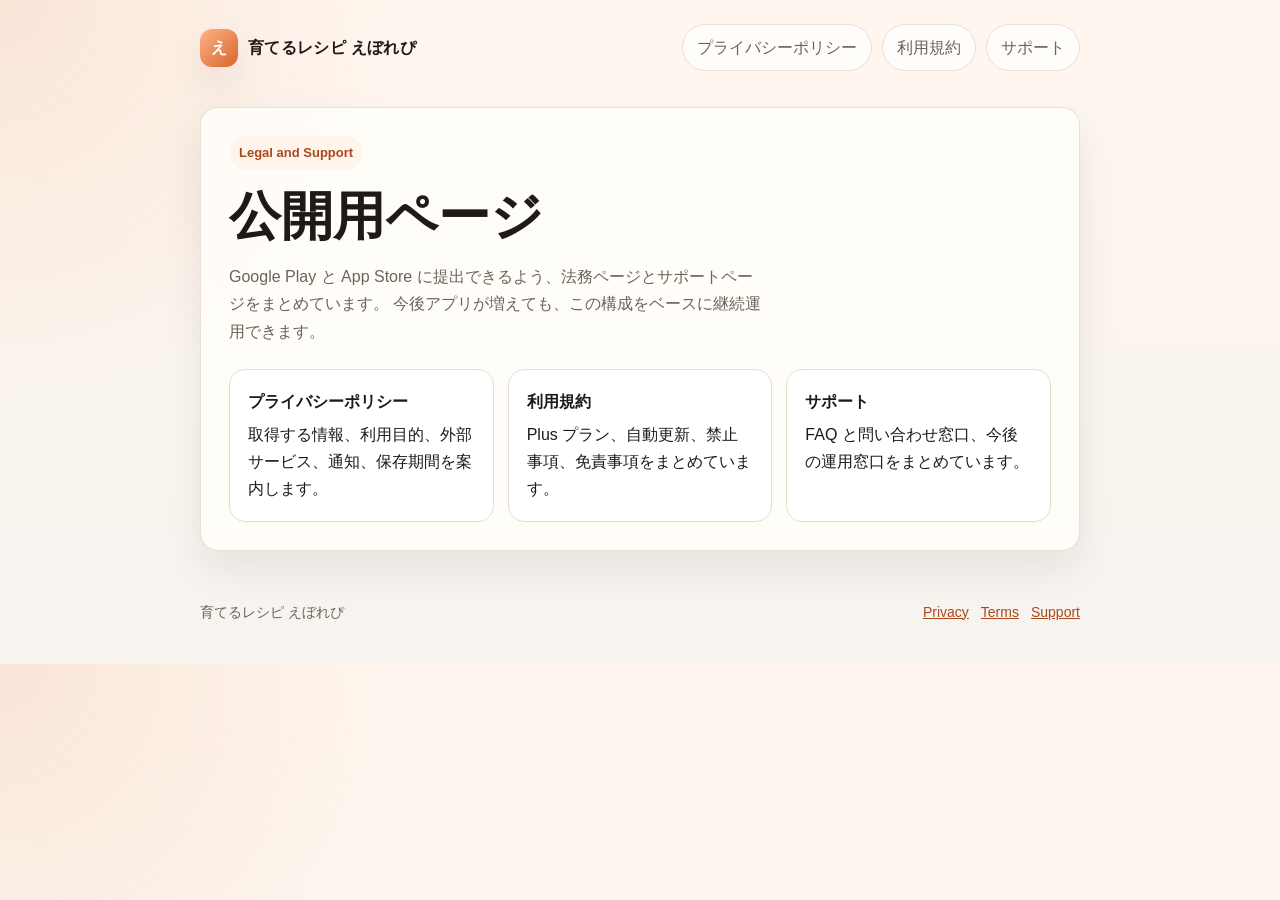
<file: index.html>
<!doctype html>
<html lang="ja">
  <head>
    <meta charset="utf-8" />
    <meta name="viewport" content="width=device-width, initial-scale=1" />
    <title>育てるレシピ えぼれぴ | Legal</title>
    <meta
      name="description"
      content="育てるレシピ えぼれぴ のプライバシーポリシー、利用規約、サポート情報です。"
    />
    <link rel="stylesheet" href="./styles.css" />
  </head>
  <body>
    <header class="site-header">
      <div class="shell topbar">
        <a class="brand" href="./">
          <span class="brand-mark">
            <span class="brand-badge">え</span>
            <span>育てるレシピ えぼれぴ</span>
          </span>
        </a>
        <nav class="site-nav" aria-label="主要ページ">
          <a href="./privacy/">プライバシーポリシー</a>
          <a href="./terms/">利用規約</a>
          <a href="./support/">サポート</a>
        </nav>
      </div>
    </header>

    <main>
      <section class="hero">
        <div class="shell hero-card">
          <span class="eyebrow">Legal and Support</span>
          <h1>公開用ページ</h1>
          <p>
            Google Play と App Store に提出できるよう、法務ページとサポートページをまとめています。
            今後アプリが増えても、この構成をベースに継続運用できます。
          </p>
          <div class="quick-links">
            <a href="./privacy/">
              <strong>プライバシーポリシー</strong>
              取得する情報、利用目的、外部サービス、通知、保存期間を案内します。
            </a>
            <a href="./terms/">
              <strong>利用規約</strong>
              Plus プラン、自動更新、禁止事項、免責事項をまとめています。
            </a>
            <a href="./support/">
              <strong>サポート</strong>
              FAQ と問い合わせ窓口、今後の運用窓口をまとめています。
            </a>
          </div>
        </div>
      </section>
    </main>

    <footer class="footer">
      <div class="shell footer-inner">
        <div>育てるレシピ えぼれぴ</div>
        <nav class="footer-nav" aria-label="フッター">
          <a href="./privacy/">Privacy</a>
          <a href="./terms/">Terms</a>
          <a href="./support/">Support</a>
        </nav>
      </div>
    </footer>
  </body>
</html>
</file>
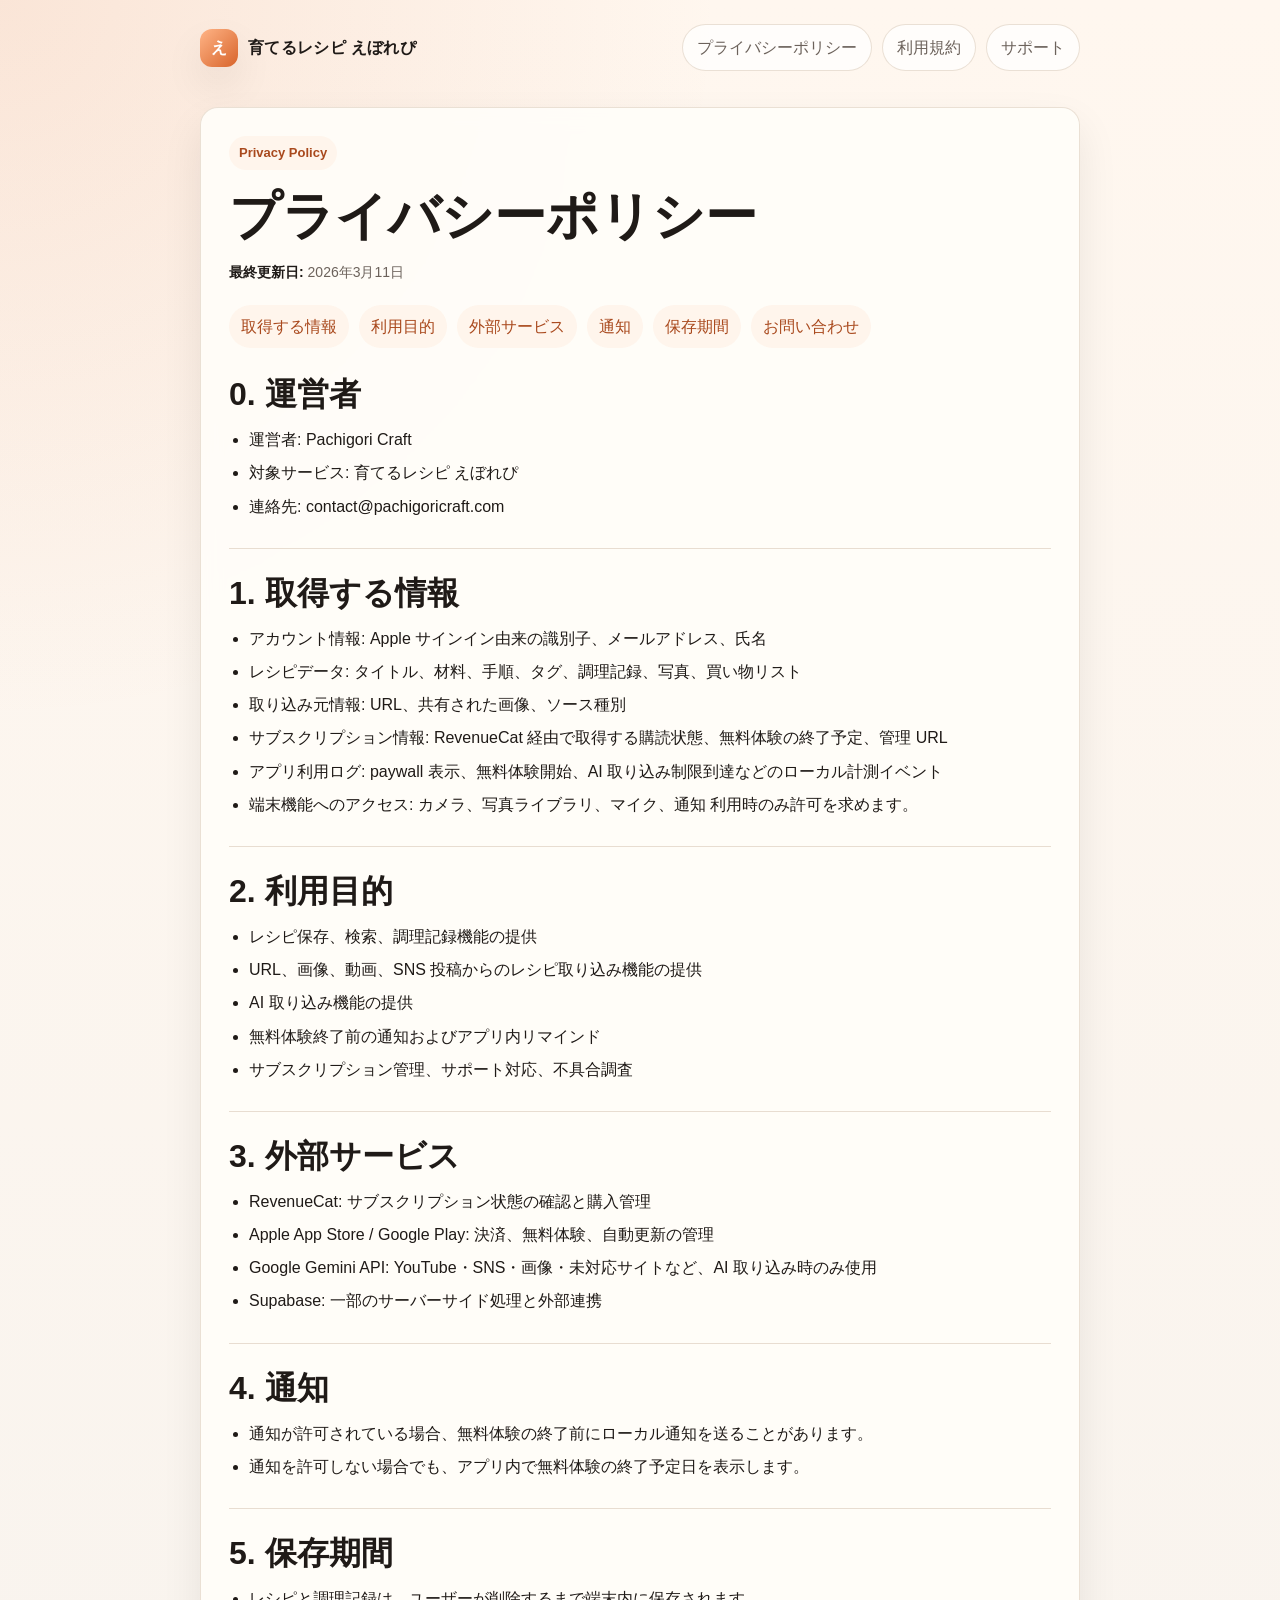
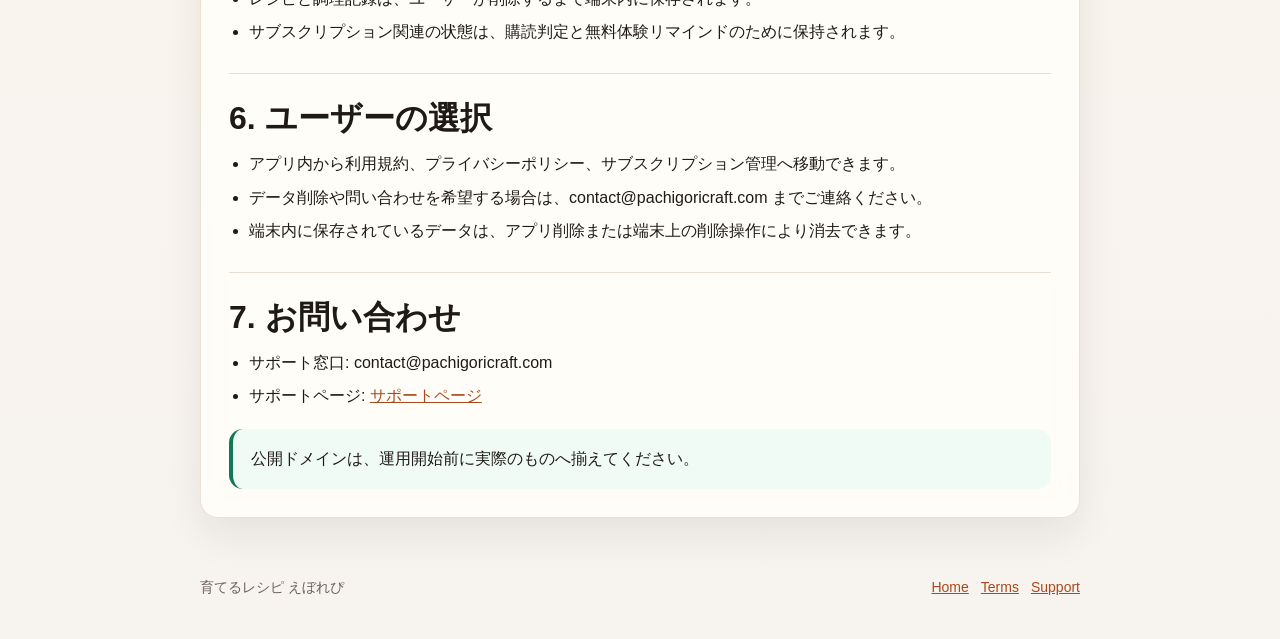
<file: privacy/index.html>
<!doctype html>
<html lang="ja">
  <head>
    <meta charset="utf-8" />
    <meta name="viewport" content="width=device-width, initial-scale=1" />
    <title>プライバシーポリシー | 育てるレシピ えぼれぴ</title>
    <meta
      name="description"
      content="育てるレシピ えぼれぴ のプライバシーポリシーです。"
    />
    <link rel="stylesheet" href="../styles.css" />
  </head>
  <body>
    <header class="site-header">
      <div class="shell topbar">
        <a class="brand" href="../">
          <span class="brand-mark">
            <span class="brand-badge">え</span>
            <span>育てるレシピ えぼれぴ</span>
          </span>
        </a>
        <nav class="site-nav" aria-label="主要ページ">
          <a href="../privacy/">プライバシーポリシー</a>
          <a href="../terms/">利用規約</a>
          <a href="../support/">サポート</a>
        </nav>
      </div>
    </header>

    <main class="section">
      <div class="shell content-card">
        <span class="eyebrow">Privacy Policy</span>
        <h1>プライバシーポリシー</h1>
        <div class="meta">
          <strong>最終更新日:</strong> 2026年3月11日
        </div>

        <div class="toc">
          <a href="#info">取得する情報</a>
          <a href="#purpose">利用目的</a>
          <a href="#services">外部サービス</a>
          <a href="#notifications">通知</a>
          <a href="#retention">保存期間</a>
          <a href="#contact">お問い合わせ</a>
        </div>

        <article class="article">
          <section>
            <h2>0. 運営者</h2>
            <ul>
              <li>運営者: Pachigori Craft</li>
              <li>対象サービス: 育てるレシピ えぼれぴ</li>
              <li>連絡先: contact@pachigoricraft.com</li>
            </ul>
          </section>

          <section id="info">
            <h2>1. 取得する情報</h2>
            <ul>
              <li>アカウント情報: Apple サインイン由来の識別子、メールアドレス、氏名</li>
              <li>レシピデータ: タイトル、材料、手順、タグ、調理記録、写真、買い物リスト</li>
              <li>取り込み元情報: URL、共有された画像、ソース種別</li>
              <li>サブスクリプション情報: RevenueCat 経由で取得する購読状態、無料体験の終了予定、管理 URL</li>
              <li>アプリ利用ログ: paywall 表示、無料体験開始、AI 取り込み制限到達などのローカル計測イベント</li>
              <li>端末機能へのアクセス: カメラ、写真ライブラリ、マイク、通知
                利用時のみ許可を求めます。</li>
            </ul>
          </section>

          <section id="purpose">
            <h2>2. 利用目的</h2>
            <ul>
              <li>レシピ保存、検索、調理記録機能の提供</li>
              <li>URL、画像、動画、SNS 投稿からのレシピ取り込み機能の提供</li>
              <li>AI 取り込み機能の提供</li>
              <li>無料体験終了前の通知およびアプリ内リマインド</li>
              <li>サブスクリプション管理、サポート対応、不具合調査</li>
            </ul>
          </section>

          <section id="services">
            <h2>3. 外部サービス</h2>
            <ul>
              <li>RevenueCat: サブスクリプション状態の確認と購入管理</li>
              <li>Apple App Store / Google Play: 決済、無料体験、自動更新の管理</li>
              <li>Google Gemini API: YouTube・SNS・画像・未対応サイトなど、AI 取り込み時のみ使用</li>
              <li>Supabase: 一部のサーバーサイド処理と外部連携</li>
            </ul>
          </section>

          <section id="notifications">
            <h2>4. 通知</h2>
            <ul>
              <li>通知が許可されている場合、無料体験の終了前にローカル通知を送ることがあります。</li>
              <li>通知を許可しない場合でも、アプリ内で無料体験の終了予定日を表示します。</li>
            </ul>
          </section>

          <section id="retention">
            <h2>5. 保存期間</h2>
            <ul>
              <li>レシピと調理記録は、ユーザーが削除するまで端末内に保存されます。</li>
              <li>サブスクリプション関連の状態は、購読判定と無料体験リマインドのために保持されます。</li>
            </ul>
          </section>

          <section>
            <h2>6. ユーザーの選択</h2>
            <ul>
              <li>アプリ内から利用規約、プライバシーポリシー、サブスクリプション管理へ移動できます。</li>
              <li>データ削除や問い合わせを希望する場合は、contact@pachigoricraft.com までご連絡ください。</li>
              <li>端末内に保存されているデータは、アプリ削除または端末上の削除操作により消去できます。</li>
            </ul>
          </section>

          <section id="contact">
            <h2>7. お問い合わせ</h2>
            <ul>
              <li>サポート窓口: contact@pachigoricraft.com</li>
              <li>サポートページ: <a href="../support/">サポートページ</a></li>
            </ul>
            <div class="callout">
              公開ドメインは、運用開始前に実際のものへ揃えてください。
            </div>
          </section>
        </article>
      </div>
    </main>

    <footer class="footer">
      <div class="shell footer-inner">
        <div>育てるレシピ えぼれぴ</div>
        <nav class="footer-nav" aria-label="フッター">
          <a href="../">Home</a>
          <a href="../terms/">Terms</a>
          <a href="../support/">Support</a>
        </nav>
      </div>
    </footer>
  </body>
</html>
</file>
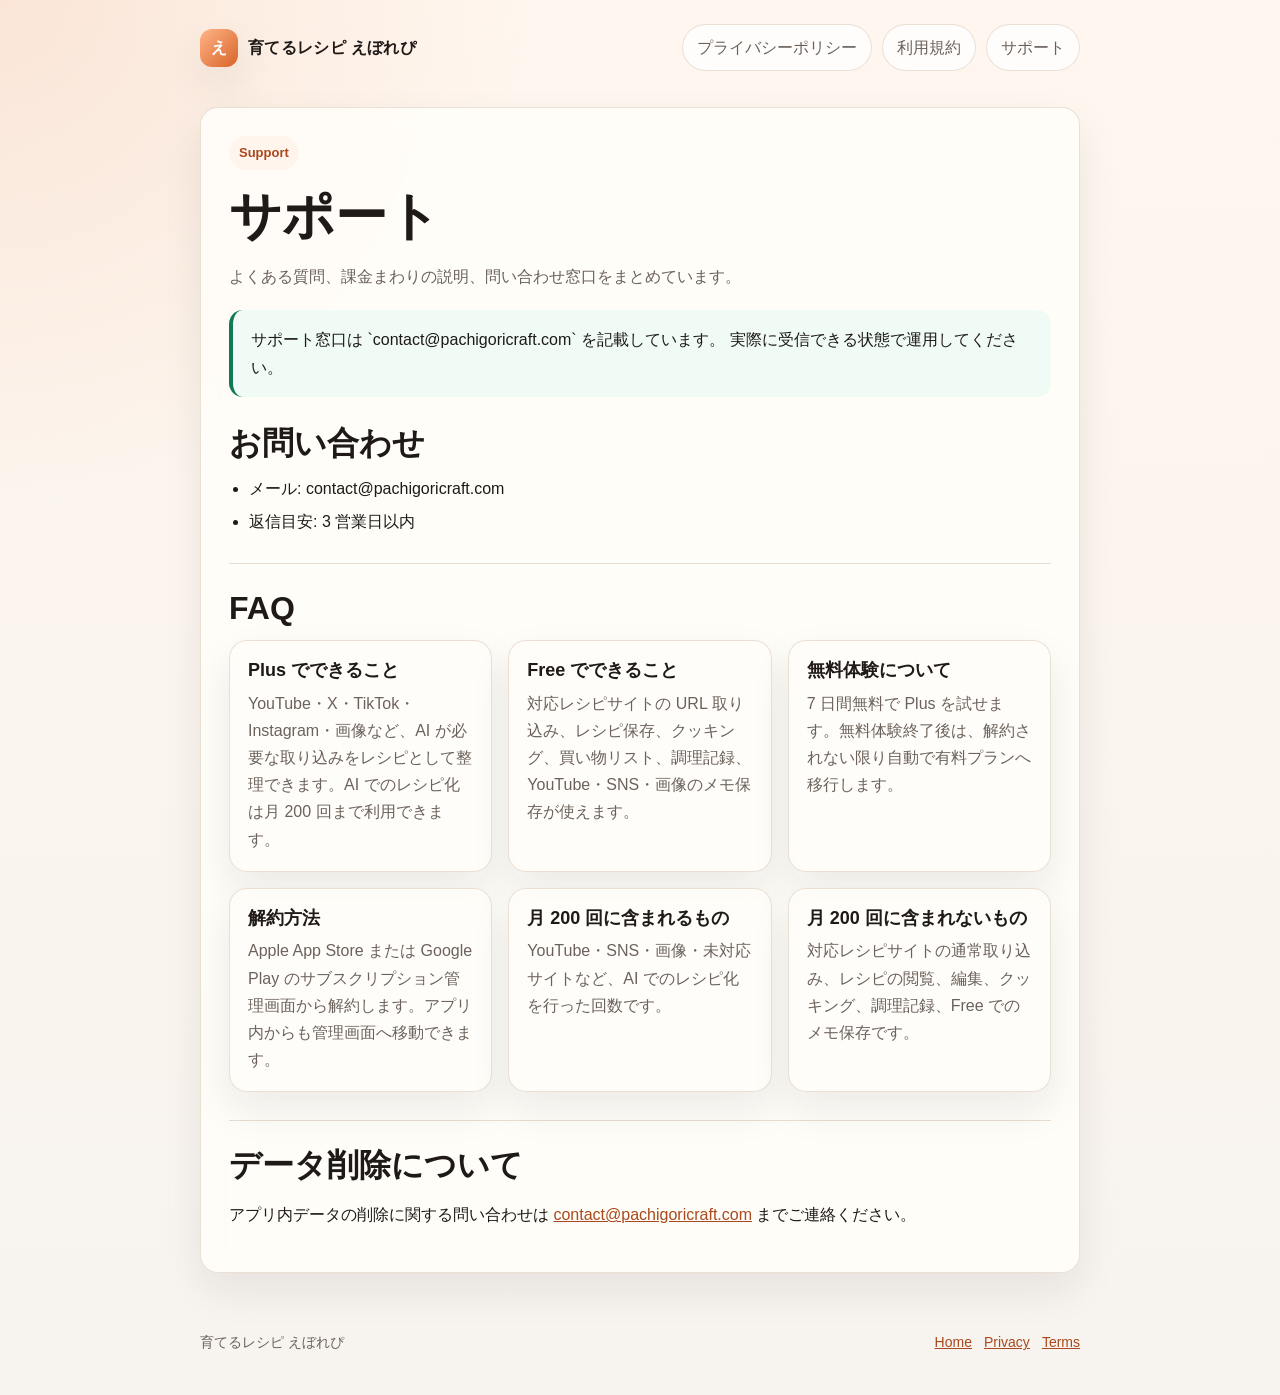
<file: support/index.html>
<!doctype html>
<html lang="ja">
  <head>
    <meta charset="utf-8" />
    <meta name="viewport" content="width=device-width, initial-scale=1" />
    <title>サポート | 育てるレシピ えぼれぴ</title>
    <meta
      name="description"
      content="育てるレシピ えぼれぴ のサポートページです。"
    />
    <link rel="stylesheet" href="../styles.css" />
  </head>
  <body>
    <header class="site-header">
      <div class="shell topbar">
        <a class="brand" href="../">
          <span class="brand-mark">
            <span class="brand-badge">え</span>
            <span>育てるレシピ えぼれぴ</span>
          </span>
        </a>
        <nav class="site-nav" aria-label="主要ページ">
          <a href="../privacy/">プライバシーポリシー</a>
          <a href="../terms/">利用規約</a>
          <a href="../support/">サポート</a>
        </nav>
      </div>
    </header>

    <main class="section">
      <div class="shell content-card">
        <span class="eyebrow">Support</span>
        <h1>サポート</h1>
        <p class="lede">
          よくある質問、課金まわりの説明、問い合わせ窓口をまとめています。
        </p>

        <div class="callout">
          サポート窓口は `contact@pachigoricraft.com` を記載しています。
          実際に受信できる状態で運用してください。
        </div>

        <article class="article">
          <section>
            <h2>お問い合わせ</h2>
            <ul>
              <li>メール: contact@pachigoricraft.com</li>
              <li>返信目安: 3 営業日以内</li>
            </ul>
          </section>

          <section>
            <h2>FAQ</h2>
            <div class="grid">
              <div class="faq-card">
                <h3>Plus でできること</h3>
                <p>YouTube・X・TikTok・Instagram・画像など、AI が必要な取り込みをレシピとして整理できます。AI でのレシピ化は月 200 回まで利用できます。</p>
              </div>
              <div class="faq-card">
                <h3>Free でできること</h3>
                <p>対応レシピサイトの URL 取り込み、レシピ保存、クッキング、買い物リスト、調理記録、YouTube・SNS・画像のメモ保存が使えます。</p>
              </div>
              <div class="faq-card">
                <h3>無料体験について</h3>
                <p>7 日間無料で Plus を試せます。無料体験終了後は、解約されない限り自動で有料プランへ移行します。</p>
              </div>
              <div class="faq-card">
                <h3>解約方法</h3>
                <p>Apple App Store または Google Play のサブスクリプション管理画面から解約します。アプリ内からも管理画面へ移動できます。</p>
              </div>
              <div class="faq-card">
                <h3>月 200 回に含まれるもの</h3>
                <p>YouTube・SNS・画像・未対応サイトなど、AI でのレシピ化を行った回数です。</p>
              </div>
              <div class="faq-card">
                <h3>月 200 回に含まれないもの</h3>
                <p>対応レシピサイトの通常取り込み、レシピの閲覧、編集、クッキング、調理記録、Free でのメモ保存です。</p>
              </div>
            </div>
          </section>

          <section>
            <h2>データ削除について</h2>
            <p>
              アプリ内データの削除に関する問い合わせは
              <a href="mailto:contact@pachigoricraft.com">contact@pachigoricraft.com</a>
              までご連絡ください。
            </p>
          </section>
        </article>
      </div>
    </main>

    <footer class="footer">
      <div class="shell footer-inner">
        <div>育てるレシピ えぼれぴ</div>
        <nav class="footer-nav" aria-label="フッター">
          <a href="../">Home</a>
          <a href="../privacy/">Privacy</a>
          <a href="../terms/">Terms</a>
        </nav>
      </div>
    </footer>
  </body>
</html>
</file>
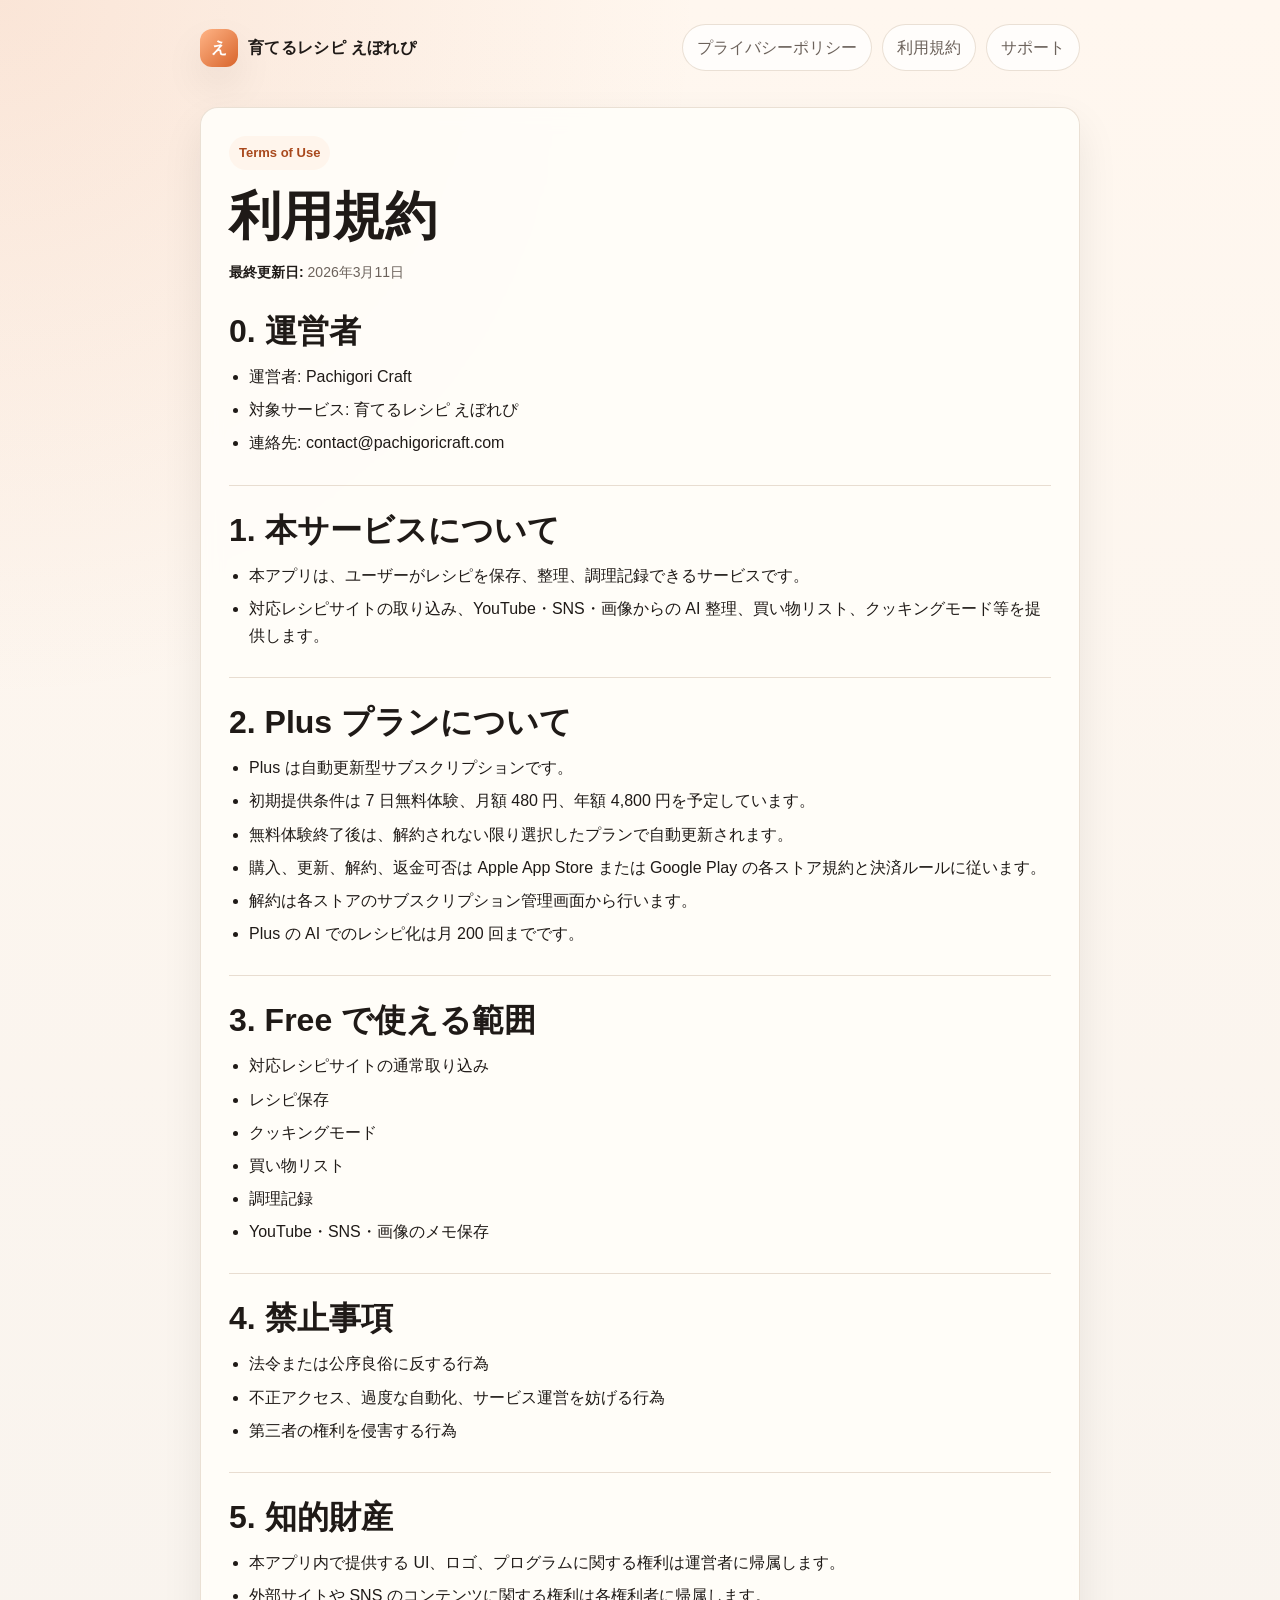
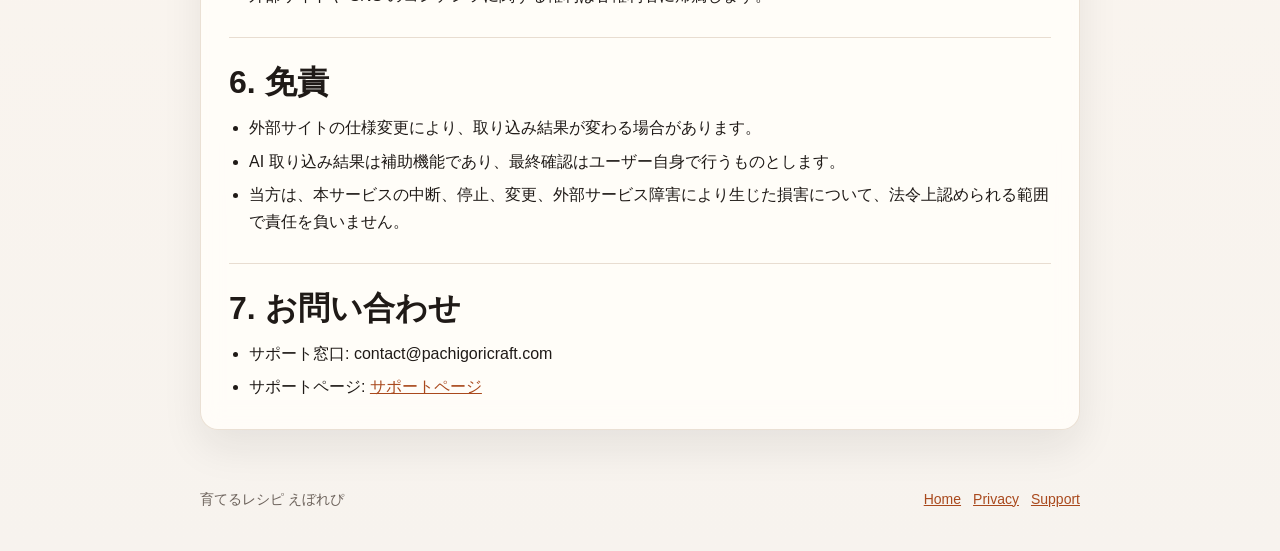
<file: terms/index.html>
<!doctype html>
<html lang="ja">
  <head>
    <meta charset="utf-8" />
    <meta name="viewport" content="width=device-width, initial-scale=1" />
    <title>利用規約 | 育てるレシピ えぼれぴ</title>
    <meta
      name="description"
      content="育てるレシピ えぼれぴ の利用規約です。"
    />
    <link rel="stylesheet" href="../styles.css" />
  </head>
  <body>
    <header class="site-header">
      <div class="shell topbar">
        <a class="brand" href="../">
          <span class="brand-mark">
            <span class="brand-badge">え</span>
            <span>育てるレシピ えぼれぴ</span>
          </span>
        </a>
        <nav class="site-nav" aria-label="主要ページ">
          <a href="../privacy/">プライバシーポリシー</a>
          <a href="../terms/">利用規約</a>
          <a href="../support/">サポート</a>
        </nav>
      </div>
    </header>

    <main class="section">
      <div class="shell content-card">
        <span class="eyebrow">Terms of Use</span>
        <h1>利用規約</h1>
        <div class="meta">
          <strong>最終更新日:</strong> 2026年3月11日
        </div>

        <article class="article">
          <section>
            <h2>0. 運営者</h2>
            <ul>
              <li>運営者: Pachigori Craft</li>
              <li>対象サービス: 育てるレシピ えぼれぴ</li>
              <li>連絡先: contact@pachigoricraft.com</li>
            </ul>
          </section>

          <section>
            <h2>1. 本サービスについて</h2>
            <ul>
              <li>本アプリは、ユーザーがレシピを保存、整理、調理記録できるサービスです。</li>
              <li>対応レシピサイトの取り込み、YouTube・SNS・画像からの AI 整理、買い物リスト、クッキングモード等を提供します。</li>
            </ul>
          </section>

          <section>
            <h2>2. Plus プランについて</h2>
            <ul>
              <li>Plus は自動更新型サブスクリプションです。</li>
              <li>初期提供条件は 7 日無料体験、月額 480 円、年額 4,800 円を予定しています。</li>
              <li>無料体験終了後は、解約されない限り選択したプランで自動更新されます。</li>
              <li>購入、更新、解約、返金可否は Apple App Store または Google Play の各ストア規約と決済ルールに従います。</li>
              <li>解約は各ストアのサブスクリプション管理画面から行います。</li>
              <li>Plus の AI でのレシピ化は月 200 回までです。</li>
            </ul>
          </section>

          <section>
            <h2>3. Free で使える範囲</h2>
            <ul>
              <li>対応レシピサイトの通常取り込み</li>
              <li>レシピ保存</li>
              <li>クッキングモード</li>
              <li>買い物リスト</li>
              <li>調理記録</li>
              <li>YouTube・SNS・画像のメモ保存</li>
            </ul>
          </section>

          <section>
            <h2>4. 禁止事項</h2>
            <ul>
              <li>法令または公序良俗に反する行為</li>
              <li>不正アクセス、過度な自動化、サービス運営を妨げる行為</li>
              <li>第三者の権利を侵害する行為</li>
            </ul>
          </section>

          <section>
            <h2>5. 知的財産</h2>
            <ul>
              <li>本アプリ内で提供する UI、ロゴ、プログラムに関する権利は運営者に帰属します。</li>
              <li>外部サイトや SNS のコンテンツに関する権利は各権利者に帰属します。</li>
            </ul>
          </section>

          <section>
            <h2>6. 免責</h2>
            <ul>
              <li>外部サイトの仕様変更により、取り込み結果が変わる場合があります。</li>
              <li>AI 取り込み結果は補助機能であり、最終確認はユーザー自身で行うものとします。</li>
              <li>当方は、本サービスの中断、停止、変更、外部サービス障害により生じた損害について、法令上認められる範囲で責任を負いません。</li>
            </ul>
          </section>

          <section>
            <h2>7. お問い合わせ</h2>
            <ul>
              <li>サポート窓口: contact@pachigoricraft.com</li>
              <li>サポートページ: <a href="../support/">サポートページ</a></li>
            </ul>
          </section>
        </article>
      </div>
    </main>

    <footer class="footer">
      <div class="shell footer-inner">
        <div>育てるレシピ えぼれぴ</div>
        <nav class="footer-nav" aria-label="フッター">
          <a href="../">Home</a>
          <a href="../privacy/">Privacy</a>
          <a href="../support/">Support</a>
        </nav>
      </div>
    </footer>
  </body>
</html>
</file>
<file: styles.css>
:root {
  --bg: #f7f3ee;
  --surface: #fffdf9;
  --surface-alt: #fff5ec;
  --text: #1f1a17;
  --muted: #6c625b;
  --line: #e8ddd1;
  --accent: #d8642b;
  --accent-dark: #a9491d;
  --success: #0f7a55;
  --max: 880px;
  --radius: 18px;
  --shadow: 0 18px 40px rgba(31, 26, 23, 0.08);
}

* {
  box-sizing: border-box;
}

html {
  scroll-behavior: smooth;
}

body {
  margin: 0;
  font-family: "Hiragino Sans", "Yu Gothic UI", "Yu Gothic", sans-serif;
  color: var(--text);
  background:
    radial-gradient(circle at top left, rgba(216, 100, 43, 0.12), transparent 28%),
    linear-gradient(180deg, #fff7ef 0%, var(--bg) 100%);
  line-height: 1.7;
}

a {
  color: var(--accent-dark);
}

.shell {
  width: min(calc(100% - 32px), var(--max));
  margin: 0 auto;
}

.site-header {
  padding: 24px 0 18px;
}

.topbar {
  display: flex;
  flex-wrap: wrap;
  align-items: center;
  justify-content: space-between;
  gap: 16px;
}

.brand {
  text-decoration: none;
  color: var(--text);
}

.brand-mark {
  display: inline-flex;
  align-items: center;
  gap: 10px;
  font-weight: 800;
  letter-spacing: 0.02em;
}

.brand-badge {
  display: inline-grid;
  place-items: center;
  width: 38px;
  height: 38px;
  border-radius: 12px;
  background: linear-gradient(135deg, #ffb486 0%, #d8642b 100%);
  color: #fff;
  box-shadow: var(--shadow);
}

.site-nav {
  display: flex;
  flex-wrap: wrap;
  gap: 10px;
}

.site-nav a {
  text-decoration: none;
  color: var(--muted);
  padding: 9px 14px;
  border-radius: 999px;
  background: rgba(255, 255, 255, 0.72);
  border: 1px solid rgba(232, 221, 209, 0.9);
}

.hero {
  padding: 18px 0 28px;
}

.hero-card,
.content-card,
.faq-card {
  background: rgba(255, 253, 249, 0.92);
  border: 1px solid rgba(232, 221, 209, 0.9);
  border-radius: var(--radius);
  box-shadow: var(--shadow);
  backdrop-filter: blur(10px);
}

.hero-card {
  padding: 28px;
}

.eyebrow {
  display: inline-flex;
  align-items: center;
  gap: 8px;
  padding: 6px 10px;
  border-radius: 999px;
  background: var(--surface-alt);
  color: var(--accent-dark);
  font-size: 13px;
  font-weight: 700;
}

h1,
h2,
h3 {
  line-height: 1.25;
  margin: 0;
}

h1 {
  font-size: clamp(32px, 5vw, 52px);
  margin-top: 14px;
}

h2 {
  font-size: clamp(24px, 3vw, 32px);
  margin-bottom: 12px;
}

h3 {
  font-size: 18px;
  margin-bottom: 6px;
}

.hero p,
.lede {
  color: var(--muted);
  margin: 14px 0 0;
  max-width: 60ch;
}

.quick-links {
  display: grid;
  grid-template-columns: repeat(auto-fit, minmax(220px, 1fr));
  gap: 14px;
  margin-top: 24px;
}

.quick-links a {
  display: block;
  text-decoration: none;
  color: inherit;
  background: #fff;
  border: 1px solid var(--line);
  border-radius: 16px;
  padding: 18px;
}

.quick-links strong {
  display: block;
  margin-bottom: 6px;
}

.section {
  padding: 18px 0 36px;
}

.content-card {
  padding: 28px;
}

.meta {
  margin-top: 12px;
  color: var(--muted);
  font-size: 14px;
}

.meta strong {
  color: var(--text);
}

.toc {
  display: flex;
  flex-wrap: wrap;
  gap: 10px;
  margin: 20px 0 0;
}

.toc a {
  text-decoration: none;
  color: var(--accent-dark);
  padding: 8px 12px;
  border-radius: 999px;
  background: var(--surface-alt);
}

.article {
  margin-top: 26px;
}

.article section + section {
  margin-top: 28px;
  padding-top: 24px;
  border-top: 1px solid var(--line);
}

ul {
  margin: 10px 0 0;
  padding-left: 20px;
}

li + li {
  margin-top: 6px;
}

.grid {
  display: grid;
  grid-template-columns: repeat(auto-fit, minmax(240px, 1fr));
  gap: 16px;
}

.faq-card {
  padding: 18px;
}

.faq-card p {
  color: var(--muted);
  margin: 8px 0 0;
}

.callout {
  border-left: 4px solid var(--success);
  background: #f0fbf6;
  padding: 16px 18px;
  border-radius: 14px;
  margin-top: 20px;
}

.footer {
  padding: 22px 0 40px;
  color: var(--muted);
  font-size: 14px;
}

.footer-inner {
  display: flex;
  flex-wrap: wrap;
  justify-content: space-between;
  gap: 12px;
  align-items: center;
}

.footer-nav {
  display: flex;
  flex-wrap: wrap;
  gap: 12px;
}

@media (max-width: 720px) {
  .hero-card,
  .content-card {
    padding: 22px;
  }

  .site-nav {
    width: 100%;
  }
}
</file>
